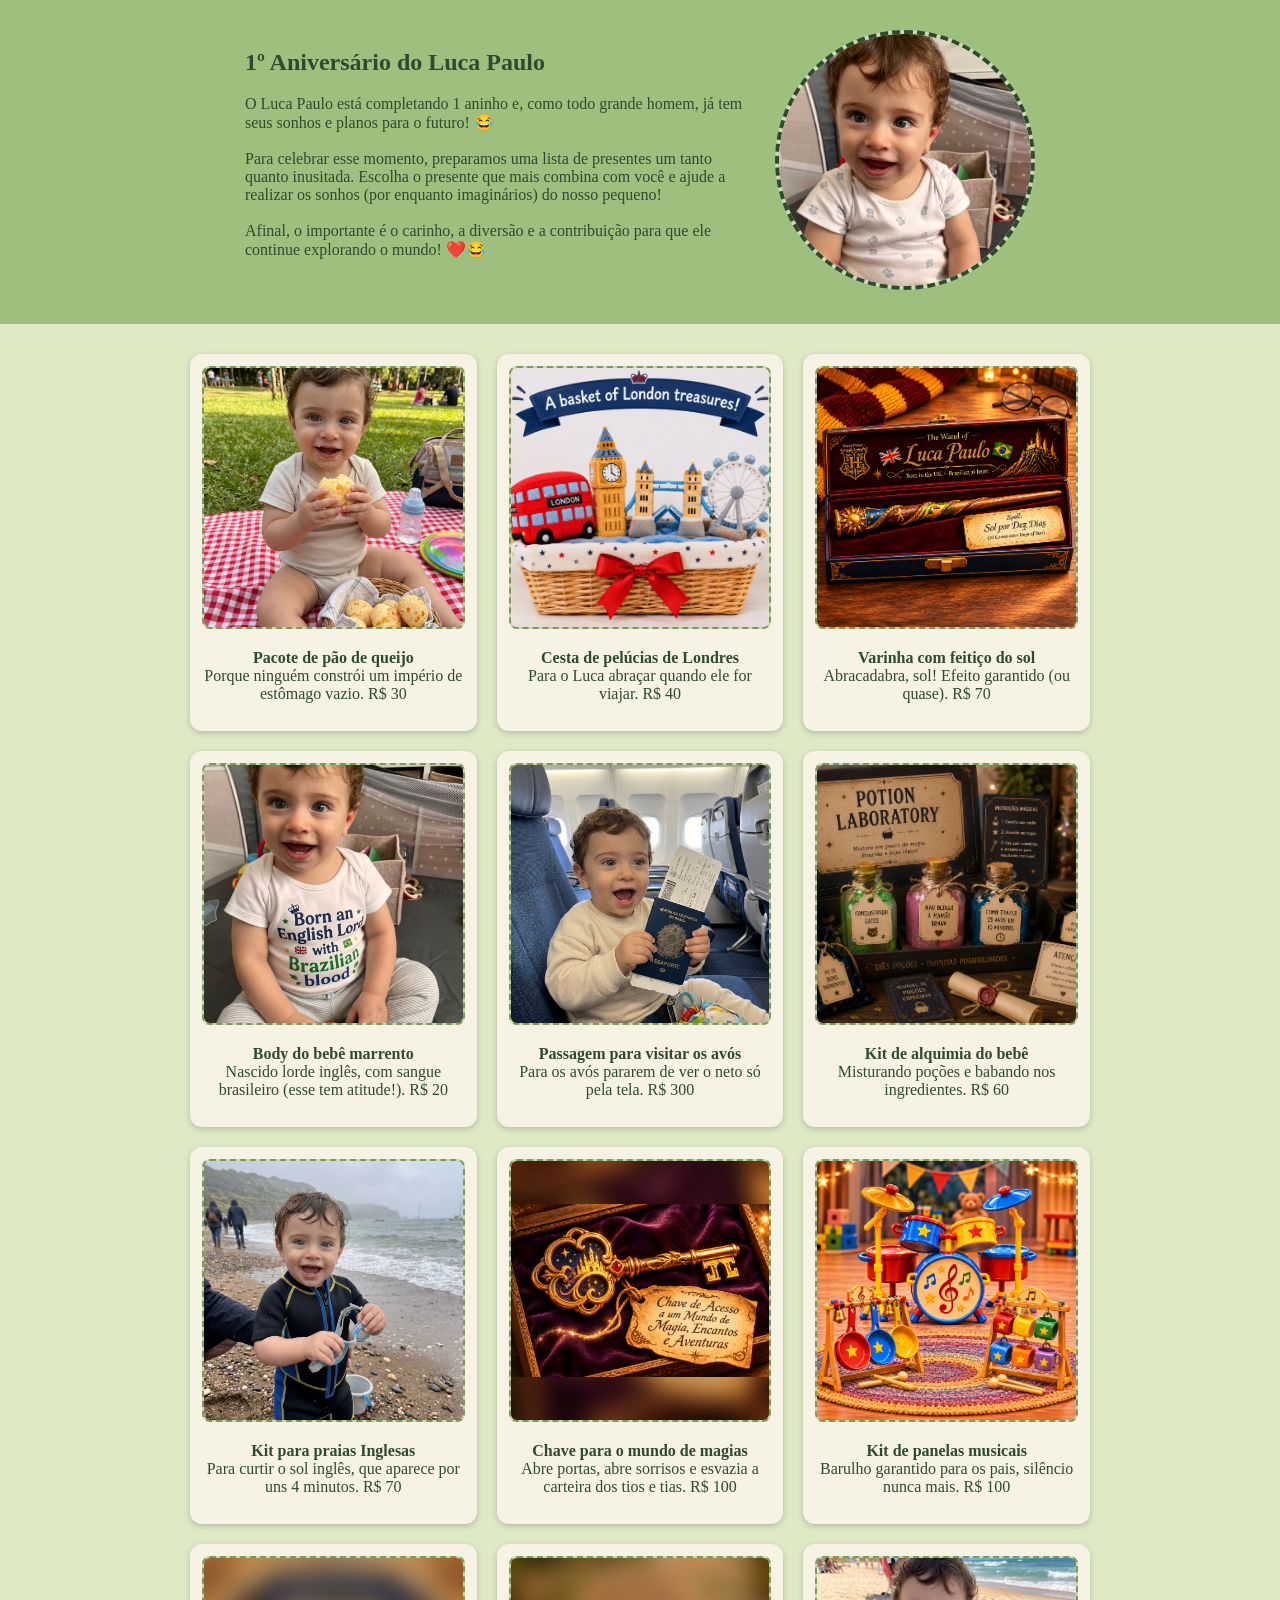
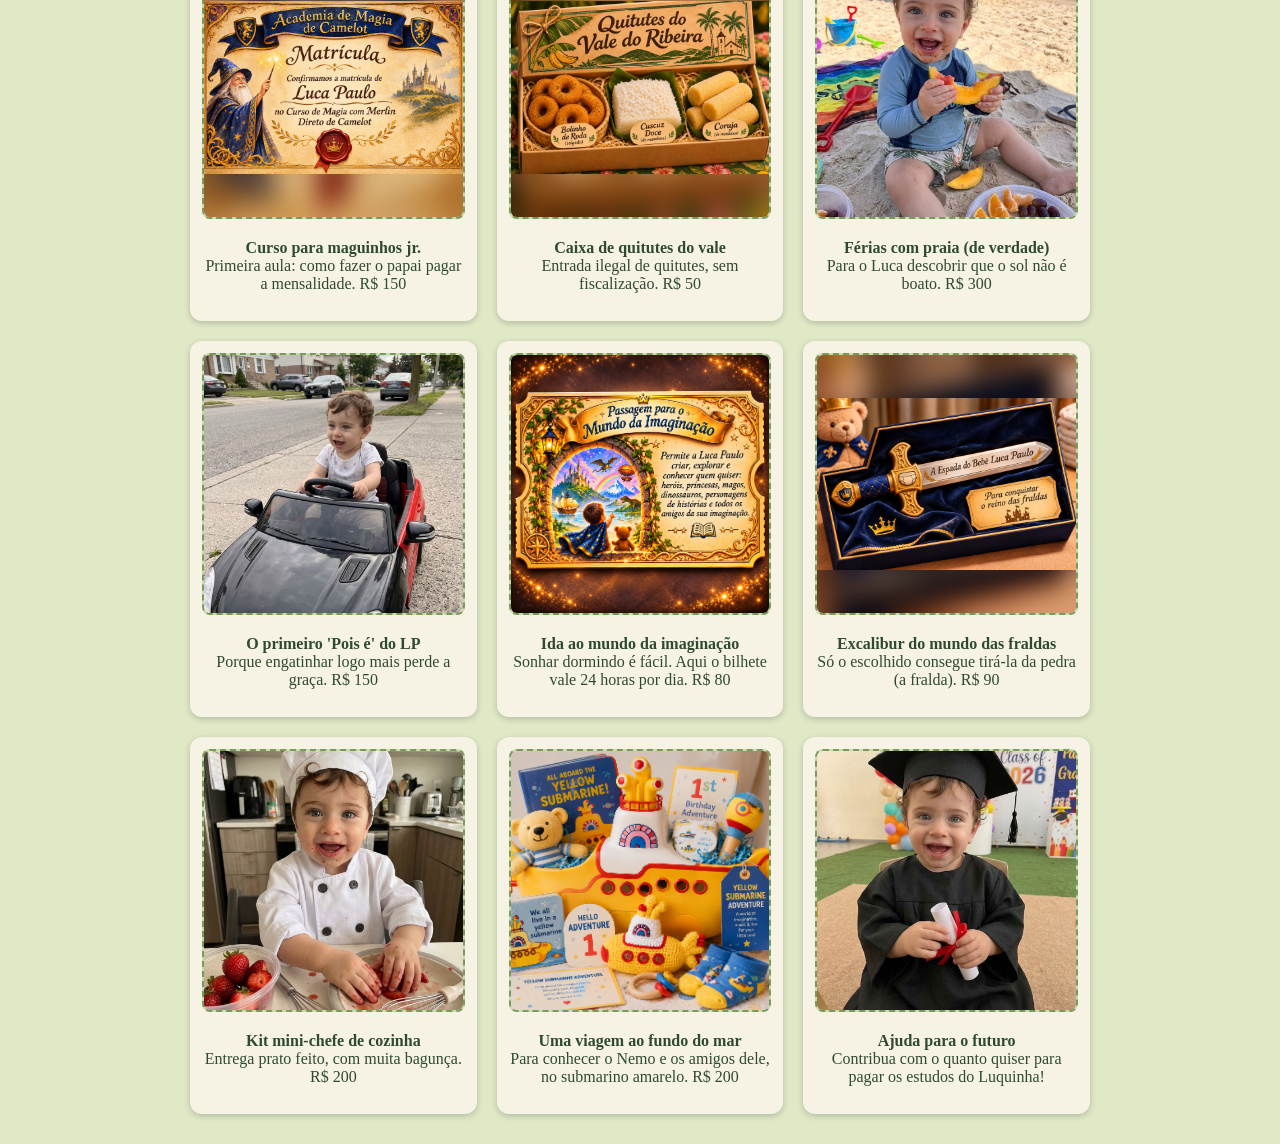
<file: index.html>
<!DOCTYPE html>
<html lang="pt-BR">
<head>
  <meta charset="UTF-8">
  <meta name="viewport" content="width=device-width, initial-scale=1">
  <meta name="robots" content="noindex">
  <title>Lista de Presentes</title>
  <link rel="stylesheet" href="style.css">
</head>
<body>
  <section class="top">
    <div class="text">
      <h1 id="title"></h1>
      <p id="intro"></p>
    </div>
    <div id="photo"></div>
  </section>

  <section>
    <div class="grid" id="grid"></div>
  </section>

  <script src="gifts.js"></script>
  <script>
    document.getElementById("title").textContent = "1º Aniversário do " + CHILD_NAME;
    document.getElementById("intro").textContent = INTRO_TEXT;
    document.getElementById("photo").innerHTML = CHILD_PHOTO
      ? `<img class="photo" src="${CHILD_PHOTO}" alt="${CHILD_NAME}">`
      : `<div class="photo"></div>`;

    document.getElementById("grid").innerHTML = GIFTS.map(g => `
      <a class="card" href="gift.html?id=${g.id}">
        ${g.image ? `<img src="${g.image}" alt="${g.title}">` : `<div class="placeholder"></div>`}
        <p><strong>${g.title}</strong><br>${g.text}</p>
      </a>`).join("");
  </script>
</body>
</html>
</file>
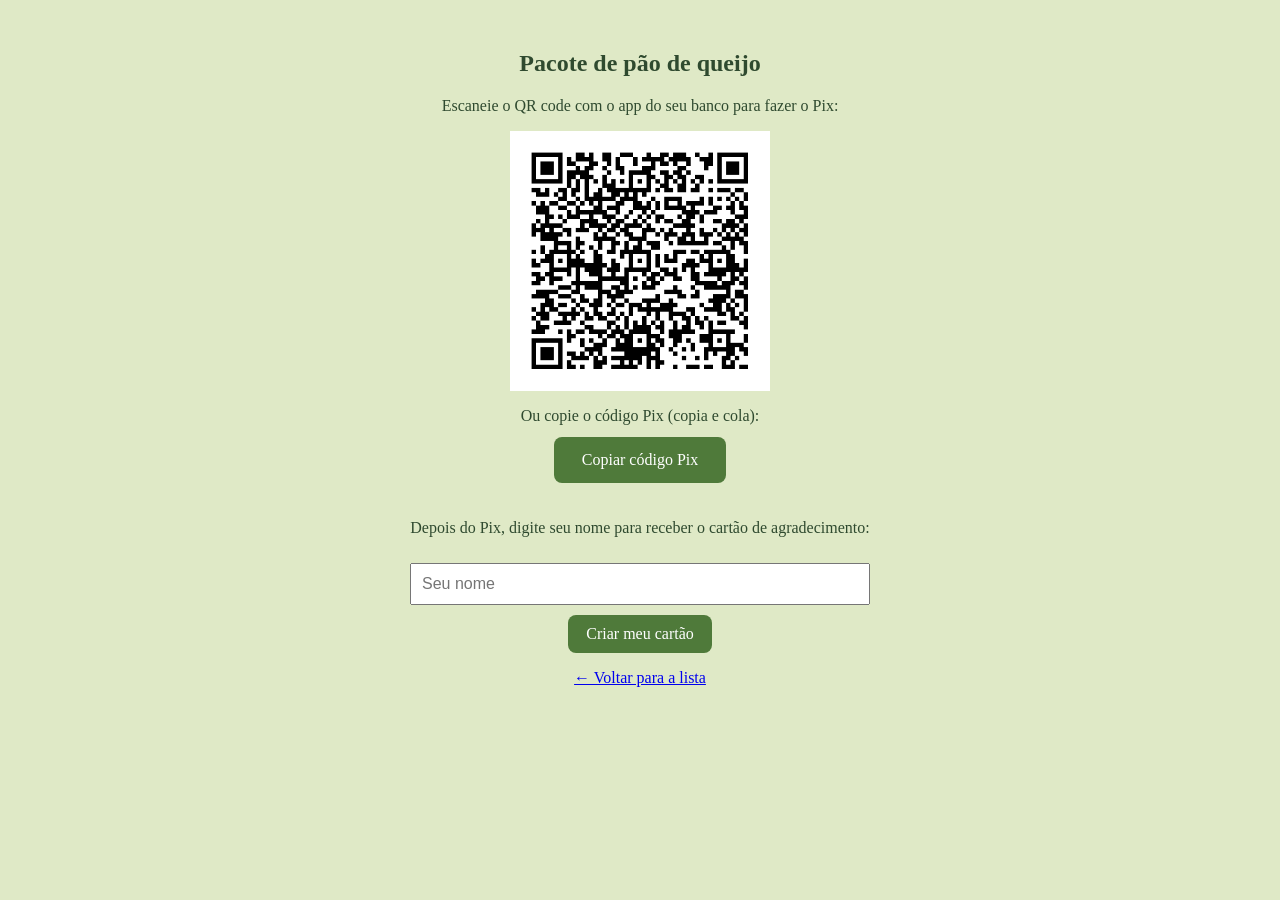
<file: gift.html>
<!DOCTYPE html>
<html lang="pt-BR">
<head>
  <meta charset="UTF-8">
  <meta name="viewport" content="width=device-width, initial-scale=1">
  <meta name="robots" content="noindex">
  <title>Como presentear</title>
  <link rel="stylesheet" href="style.css">
</head>
<body>
  <section class="page">
    <h1 id="title"></h1>
    <p>Escaneie o QR code com o app do seu banco para fazer o Pix:</p>
    <div id="qr"></div>

    <p id="pixwrap" style="display:none">
      Ou copie o código Pix (copia e cola):<br>
      <button class="btn" id="copy">Copiar código Pix</button>
    </p>

    <p>Depois do Pix, digite seu nome para receber o cartão de agradecimento:</p>
    <input id="name" placeholder="Seu nome">
    <button class="btn" id="make">Criar meu cartão</button>

    <canvas id="card" width="800" height="600" style="display:none"></canvas>
    <img id="preview" style="display:none; max-width:100%; border-radius:8px; margin-top:15px" alt="Cartão">
    <br>
    <a class="btn" id="download" style="display:none; margin-top:15px">Baixar cartão (.png)</a>
    <p id="hint" style="display:none; font-size:.9rem">
      No iPhone, toque em Baixar e escolha Salvar imagem. Ou pressione e segure sobre o cartão acima.
    </p>
    <p><a href="index.html">&larr; Voltar para a lista</a></p>
  </section>

  <script src="gifts.js"></script>
  <script>
    const id = Number(new URLSearchParams(location.search).get("id"));
    const gift = GIFTS.find(g => g.id === id) || GIFTS[0];

    document.getElementById("title").textContent = gift.title;
    document.getElementById("qr").innerHTML = gift.qr
      ? `<img class="qr" src="${gift.qr}" alt="QR code Pix">`
      : `<div class="placeholder"></div>`;

    function copyText(t) {
      if (navigator.clipboard && window.isSecureContext)
        return navigator.clipboard.writeText(t);
      return new Promise((res, rej) => {
        const ta = document.createElement("textarea");
        ta.value = t;
        ta.style.cssText = "position:fixed;opacity:0";
        document.body.appendChild(ta);
        ta.focus();
        ta.select();
        ta.setSelectionRange(0, t.length);
        const ok = document.execCommand("copy");
        document.body.removeChild(ta);
        ok ? res() : rej();
      });
    }

    if (gift.pix) {
      document.getElementById("pixwrap").style.display = "block";
      document.getElementById("copy").onclick = () =>
        copyText(gift.pix)
          .then(() => { document.getElementById("copy").textContent = "Copiado!"; })
          .catch(() => prompt("Copie o código Pix:", gift.pix));
    }

    function loadImg(src) {
      return new Promise(res => {
        if (!src) return res(null);
        const img = new Image();
        img.onload = () => res(img);
        img.onerror = () => { console.warn("Imagem não encontrada:", src); res(null); };
        img.src = src;
      });
    }

    // Design do cartão: edite esta função depois
    function drawCard(ctx, name, photo) {
      ctx.fillStyle = "#9fbf7f";
      ctx.fillRect(0, 0, 800, 600);
      ctx.strokeStyle = "#2f4a2f";
      ctx.lineWidth = 8;
      ctx.strokeRect(20, 20, 760, 560);

      if (photo) {
        const s = Math.min(photo.width, photo.height);
        ctx.drawImage(photo, (photo.width - s) / 2, (photo.height - s) / 2, s, s, 260, 55, 280, 280);
        ctx.lineWidth = 6;
        ctx.strokeRect(260, 55, 280, 280);
      }

      ctx.fillStyle = "#2f4a2f";
      ctx.textAlign = "center";
      ctx.font = "bold 40px Georgia";
      ctx.fillText("Obrigado, " + name + "!", 400, 420, 600);
      ctx.font = "28px Georgia";
      ctx.fillText("Seu presente: " + gift.title, 400, 490, 600);
      ctx.fillText("Com carinho, " + CHILD_NAME + " e família", 400, 540, 600);
    }

    document.getElementById("make").onclick = async () => {
      const name = document.getElementById("name").value.trim();
      if (!name) return alert("Por favor, digite seu nome.");
      const canvas = document.getElementById("card");
      const photo = await loadImg(typeof CARD_PHOTO !== "undefined" ? CARD_PHOTO : "");
      let url;
      try {
        drawCard(canvas.getContext("2d"), name, photo);
        url = canvas.toDataURL("image/png");
      } catch (e) {
        console.error("Foto bloqueada, desenhando sem ela:", e);
        canvas.width = 800; // limpa o canvas e o bloqueio
        drawCard(canvas.getContext("2d"), name, null);
        url = canvas.toDataURL("image/png");
      }

      const preview = document.getElementById("preview");
      preview.src = url;
      preview.style.display = "block";
      document.getElementById("hint").style.display = "block";

      const link = document.getElementById("download");
      link.style.display = "inline-block";
      canvas.toBlob(blob => {
        const file = new File([blob], "cartao-de-agradecimento.png", { type: "image/png" });
        link.href = URL.createObjectURL(blob);
        link.download = file.name;
        link.onclick = e => {
          if (navigator.canShare && navigator.canShare({ files: [file] })) {
            e.preventDefault();
            navigator.share({ files: [file] }).catch(err => {
              if (err.name !== "AbortError") alert(err.name + ": " + err.message);
            });
          }
        };
      }, "image/png");
    };
  </script>
</body>
</html>
</file>
<file: style.css>
#intro { white-space: pre-line; }
* { box-sizing: border-box; }
body { margin: 0; font-family: Georgia, serif; background: #dfe9c6; color: #2f4a2f; }
section { padding: 30px 20px; }
.top { background: #9fbf7f; display: flex; flex-wrap: wrap; align-items: center;
       justify-content: center; gap: 30px; }
.top .text { flex: 1 1 300px; max-width: 500px; }
.top h1 { margin-top: 0; }
.photo { width: 260px; height: 260px; border-radius: 50%; background: #c9d9b0;
         border: 4px dashed #2f4a2f; object-fit: cover; }
.grid { max-width: 900px; margin: 0 auto; display: grid;
        grid-template-columns: repeat(3, 1fr); gap: 20px; }
.card { background: #f6f3e4; border-radius: 12px; padding: 12px; text-align: center;
        text-decoration: none; color: inherit; box-shadow: 0 2px 6px rgba(0,0,0,.2); }
.card:hover { transform: translateY(-3px); }
.card img, .placeholder { width: 100%; aspect-ratio: 1 / 1; object-fit: cover;
        border-radius: 8px; background: #c9d9b0; border: 2px dashed #7a9a5a; }
.btn { display: inline-block; background: #4f7a3a; color: #fff; border: 0;
       padding: 10px 18px; border-radius: 8px; cursor: pointer; text-decoration: none;
       font-size: 1rem; font-family: inherit; }
#pixwrap .btn { margin: 12px 0 20px; padding: 14px 28px; }
.page { max-width: 500px; margin: 0 auto; text-align: center; }
.page .placeholder, .page img.qr { width: 260px; margin: 15px auto; display: block; }
input { padding: 10px; font-size: 1rem; width: 100%; margin: 10px 0; }
canvas { max-width: 100%; border-radius: 8px; margin-top: 15px; display: none; }
@media (max-width: 600px) { .grid { grid-template-columns: 1fr; } }
</file>
